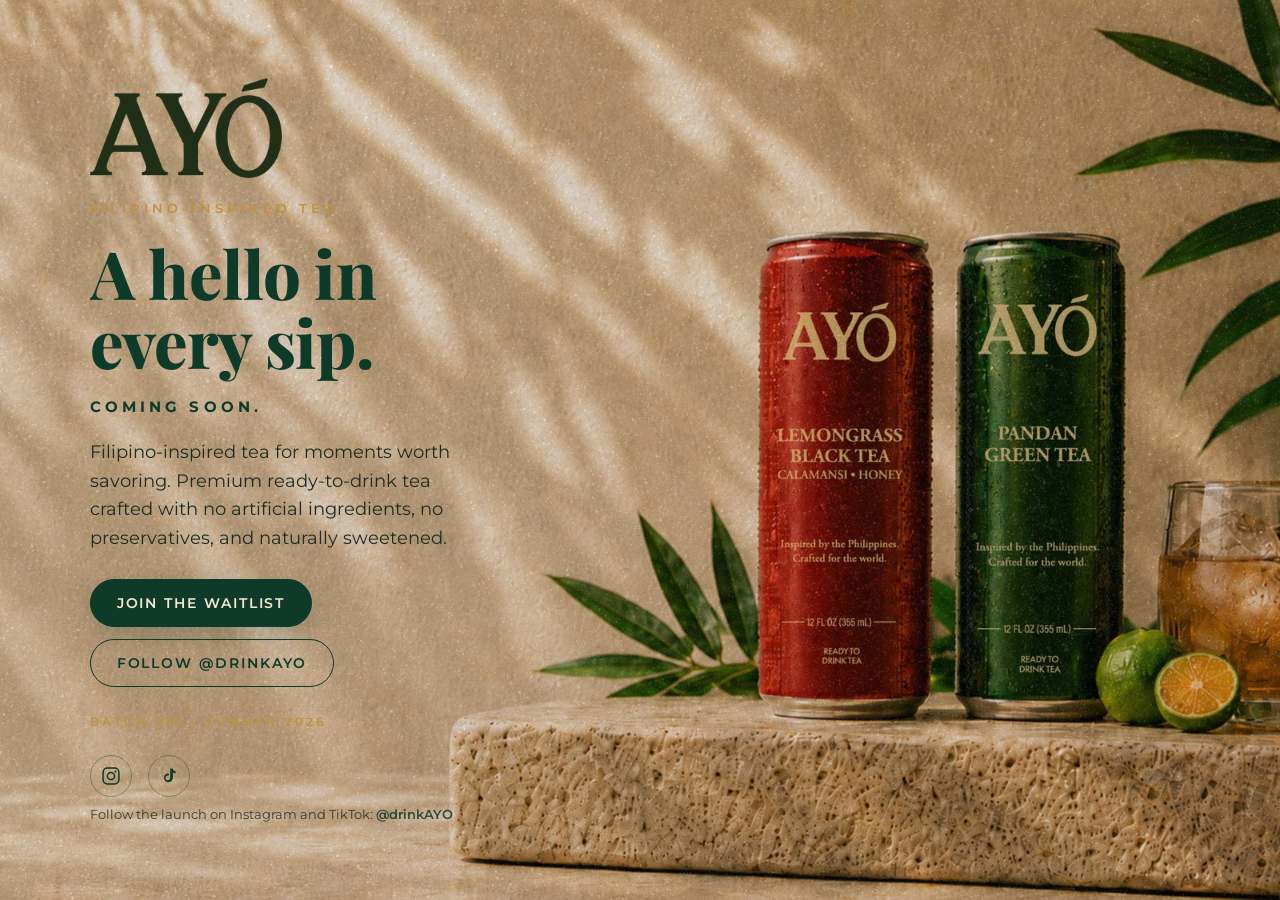
<file: index.html>
<!DOCTYPE html>
<html lang="en">
<head>
<meta charset="UTF-8">
<meta name="viewport" content="width=device-width, initial-scale=1.0">
<title>AYÓ — A hello in every sip</title>
<meta name="description" content="AYÓ — Filipino-inspired tea. A hello in every sip. Premium ready-to-drink tea, naturally sweetened with no artificial ingredients. Coming Summer 2026.">
<link rel="icon" href="assets/favicon.svg" type="image/svg+xml">
<link rel="preconnect" href="https://fonts.googleapis.com">
<link rel="preconnect" href="https://fonts.gstatic.com" crossorigin>
<link href="https://fonts.googleapis.com/css2?family=Montserrat:wght@400;500;600;700&family=Playfair+Display:wght@600;700;800&display=swap" rel="stylesheet">
<style>
  :root{
    --cream:#F4E8D2;
    --cream-deep:#E9DBC0;
    --green:#0E3A29;
    --green-soft:#16382a;
    --gold:#C2913F;
    --ink:#1f2c23;
  }
  *{ margin:0; padding:0; box-sizing:border-box; }
  html{ scroll-behavior:smooth; }
  body{
    font-family:"Montserrat",system-ui,-apple-system,Segoe UI,Roboto,sans-serif;
    color:var(--ink);
    background:var(--cream-deep);
    -webkit-font-smoothing:antialiased;
  }

  /* ---------- Hero page (photo background) ---------- */
  .page{
    position:relative;
    min-height:100svh;
    display:flex;
    flex-direction:column;
    /* Mobile / tablet: cream content panel on top, photo hero band below */
    background:var(--cream);
  }
  /* Vertical product photo shown as a hero band beneath the content on mobile */
  .hero-photo{
    flex:1 1 auto;
    min-height:clamp(300px,46svh,520px);
    background:var(--cream-deep) url("assets/img/bg-mobile.jpg") center / cover no-repeat;
  }

  .content{
    width:100%;
    max-width:clamp(420px,94vw,720px);
    margin:0 auto;
    display:flex;
    flex-direction:column;
    align-items:center;
    text-align:center;
    gap:clamp(14px,2.4vw,20px);
    padding:clamp(26px,7vw,52px) clamp(22px,6vw,44px) clamp(28px,6vw,42px);
  }

  .logo{
    width:clamp(150px,42vw,210px);
    height:auto;
    display:block;
  }

  .eyebrow{
    font-size:clamp(.7rem,2.6vw,.82rem);
    font-weight:600;
    letter-spacing:.32em;
    text-transform:uppercase;
    color:var(--gold);
  }

  .headline{
    font-family:"Playfair Display",Georgia,serif;
    font-weight:800;
    line-height:1.04;
    letter-spacing:-.01em;
    font-size:clamp(2.5rem,11vw,3.4rem);
  }
  /* Animated headline: solid deep-green fill with a slow white shimmer wave */
  .shimmer{
    color:var(--green);
    background-color:var(--green);
  }
  @supports ((-webkit-background-clip:text) or (background-clip:text)){
    .shimmer{
      background-image:
        linear-gradient(100deg, transparent 38%, rgba(255,255,255,.62) 50%, transparent 62%),
        linear-gradient(var(--green),var(--green));
      background-size:230% 100%, 100% 100%;
      background-position:135% 0, 0 0;
      background-repeat:no-repeat;
      -webkit-background-clip:text;
      background-clip:text;
      color:transparent;
      -webkit-text-fill-color:transparent;
      animation:shimmer 5s ease-in-out infinite;
    }
  }
  @keyframes shimmer{
    0%   { background-position:135% 0, 0 0; }
    55%  { background-position:-35% 0, 0 0; }
    100% { background-position:-35% 0, 0 0; }
  }
  @media (prefers-reduced-motion:reduce){
    .shimmer{ animation:none; }
  }

  .coming{
    font-weight:700;
    font-size:clamp(.78rem,2.8vw,.92rem);
    letter-spacing:.28em;
    text-transform:uppercase;
    color:var(--green);
  }

  .lede{
    max-width:46ch;
    font-size:clamp(.95rem,2.7vw,1.05rem);
    line-height:1.6;
    color:var(--ink);
  }

  .cta{
    display:flex;
    flex-direction:column;
    gap:12px;
    width:100%;
    max-width:340px;
    margin-top:4px;
  }

  .btn{
    font-family:inherit;
    font-weight:600;
    font-size:clamp(.78rem,2.6vw,.86rem);
    letter-spacing:.14em;
    text-transform:uppercase;
    padding:15px 26px;
    border-radius:999px;
    border:1.6px solid var(--green);
    cursor:pointer;
    text-decoration:none;
    text-align:center;
    transition:transform .15s ease, background-color .2s ease, color .2s ease, box-shadow .2s ease;
    display:inline-block;
  }
  .btn:hover{ transform:translateY(-2px); }
  .btn-primary{
    background:var(--green);
    color:var(--cream);
    box-shadow:0 8px 22px rgba(14,58,41,.22);
  }
  .btn-primary:hover{ background:var(--green-soft); }
  .btn-ghost{
    background:transparent;
    color:var(--green);
  }
  .btn-ghost:hover{ background:rgba(14,58,41,.07); }

  .batch{
    margin-top:6px;
    font-size:clamp(.66rem,2.4vw,.74rem);
    font-weight:600;
    letter-spacing:.26em;
    text-transform:uppercase;
    color:var(--gold);
  }

  .social{
    display:flex;
    flex-direction:column;
    align-items:center;
    gap:10px;
    margin-top:4px;
  }
  .social-icons{ display:flex; gap:16px; }
  .social-icons a{
    display:inline-flex;
    align-items:center;
    justify-content:center;
    width:42px;
    height:42px;
    border-radius:50%;
    border:1.5px solid rgba(14,58,41,.35);
    color:var(--green);
    transition:background-color .2s ease, color .2s ease, transform .15s ease, border-color .2s ease;
  }
  .social-icons a:hover{
    background:var(--green);
    border-color:var(--green);
    color:var(--cream);
    transform:translateY(-2px);
  }
  .social-icons svg{ width:20px; height:20px; }
  .social-note{
    font-size:clamp(.72rem,2.4vw,.8rem);
    color:var(--ink);
    opacity:.85;
  }
  .social-note b{ color:var(--green); font-weight:600; }

  /* ---------- Desktop / landscape: horizontal photo, content on the left ---------- */
  @media (min-width:900px) and (min-aspect-ratio:1/1){
    .page{
      background:var(--cream-deep) url("assets/img/bg-desktop.jpg") center / cover no-repeat;
      justify-content:center;
      align-items:flex-start;
    }
    .hero-photo{ display:none; }
    .content{
      margin:0;
      max-width:min(46%,560px);
      align-items:flex-start;
      text-align:left;
      gap:clamp(16px,1.8vw,22px);
      padding:clamp(40px,6vh,72px) clamp(48px,7vw,96px);
    }
    .logo{ width:clamp(170px,15vw,220px); }
    .headline{ font-size:clamp(3rem,5.2vw,4.4rem); }
    .lede{ font-size:clamp(1rem,1.4vw,1.12rem); }
    .cta{ flex-direction:row; max-width:none; flex-wrap:wrap; }
    .btn{ width:auto; }
    .social{ align-items:flex-start; }
  }

  /* ---------- Waitlist modal ---------- */
  .modal[hidden]{ display:none; }
  .modal{
    position:fixed;
    inset:0;
    z-index:50;
    display:flex;
    align-items:center;
    justify-content:center;
    padding:24px;
  }
  .modal-overlay{
    position:absolute;
    inset:0;
    background:rgba(8,30,20,.92);
    -webkit-backdrop-filter:blur(4px);
    backdrop-filter:blur(4px);
  }
  .modal-card{
    position:relative;
    width:100%;
    max-width:420px;
    background:var(--cream);
    border-radius:18px;
    padding:clamp(28px,5vw,40px);
    box-shadow:0 30px 70px rgba(0,0,0,.45);
    text-align:center;
    animation:pop .25s ease;
  }
  @keyframes pop{ from{ transform:translateY(12px) scale(.97); opacity:0; } to{ transform:none; opacity:1; } }
  .modal-close{
    position:absolute;
    top:14px;
    right:16px;
    background:none;
    border:none;
    font-size:1.2rem;
    line-height:1;
    color:var(--green);
    cursor:pointer;
    opacity:.7;
  }
  .modal-close:hover{ opacity:1; }
  .modal-card h2{
    font-family:"Playfair Display",Georgia,serif;
    font-weight:700;
    font-size:clamp(1.6rem,5vw,2rem);
    color:var(--green);
    margin-bottom:8px;
  }
  .modal-card p{
    font-size:.92rem;
    line-height:1.55;
    color:var(--ink);
    margin-bottom:18px;
  }
  #waitlist-form{
    display:flex;
    flex-direction:column;
    gap:12px;
  }
  #waitlist-form input{
    font-family:inherit;
    font-size:1rem;
    padding:14px 16px;
    border-radius:10px;
    border:1.5px solid rgba(14,58,41,.3);
    background:#fff;
    color:var(--ink);
  }
  #waitlist-form input:focus{
    outline:none;
    border-color:var(--green);
    box-shadow:0 0 0 3px rgba(14,58,41,.12);
  }
  #waitlist-form .btn{ width:100%; }
  .form-msg{
    min-height:1.2em;
    margin-top:6px;
    margin-bottom:0;
    font-size:.85rem;
    font-weight:600;
  }
  .form-msg--ok{ color:var(--green); }
  .form-msg--err{ color:#9b3b2f; }
</style>
</head>
<body>

  <div class="page">
    <main class="content">
      <img class="logo" src="assets/img/logo.png" alt="AYÓ">
      <p class="eyebrow">Filipino-Inspired Tea</p>
      <h1 class="headline"><span class="shimmer">A hello in<br>every sip.</span></h1>
      <p class="coming">Coming Soon.</p>
      <p class="lede">Filipino-inspired tea for moments worth savoring. Premium ready-to-drink tea crafted with no artificial ingredients, no preservatives, and naturally sweetened.</p>

      <div class="cta">
        <button class="btn btn-primary" id="open-waitlist" type="button">Join the Waitlist</button>
        <a class="btn btn-ghost" href="https://instagram.com/drinkayo" target="_blank" rel="noopener">Follow @drinkAYO</a>
      </div>

      <p class="batch">Batch 001 • Summer 2026</p>

      <div class="social">
        <div class="social-icons">
          <a href="https://instagram.com/drinkayo" target="_blank" rel="noopener" aria-label="AYÓ on Instagram">
            <svg viewBox="0 0 24 24" aria-hidden="true">
              <rect x="2.5" y="2.5" width="19" height="19" rx="5.2" fill="none" stroke="currentColor" stroke-width="1.8"/>
              <circle cx="12" cy="12" r="4.3" fill="none" stroke="currentColor" stroke-width="1.8"/>
              <circle cx="17.4" cy="6.6" r="1.25" fill="currentColor"/>
            </svg>
          </a>
          <a href="https://www.tiktok.com/@drinkayo" target="_blank" rel="noopener" aria-label="AYÓ on TikTok">
            <svg viewBox="0 0 24 24" aria-hidden="true" fill="currentColor">
              <path d="M16.6 3c.28 2.05 1.43 3.28 3.4 3.41v2.37c-1.14.11-2.14-.26-3.31-.96v6.11c0 3.07-2.23 5.66-5.34 5.66-3.01 0-5.45-2.44-5.45-5.45 0-3.16 2.66-5.62 5.81-5.2v2.49c-.36-.11-.74-.17-1.13-.17-1.58 0-2.86 1.28-2.86 2.86s1.28 2.86 2.86 2.86 2.86-1.28 2.86-2.86V3h3.16z"/>
            </svg>
          </a>
        </div>
        <p class="social-note">Follow the launch on Instagram and TikTok: <b>@drinkAYO</b></p>
      </div>
    </main>
    <div class="hero-photo" aria-hidden="true"></div>
  </div>

  <!-- Waitlist modal -->
  <div class="modal" id="waitlist-modal" hidden>
    <div class="modal-overlay" data-close></div>
    <div class="modal-card" role="dialog" aria-modal="true" aria-labelledby="modal-title">
      <button class="modal-close" data-close type="button" aria-label="Close">&#10005;</button>
      <h2 id="modal-title">Join the waitlist</h2>
      <p>Be first to know when AYÓ launches. Batch 001 drops Summer 2026 — we'll send you a hello the moment it's ready.</p>
      <form id="waitlist-form" novalidate>
        <input id="waitlist-email" type="email" name="email" required placeholder="you@email.com" autocomplete="email" aria-label="Email address">
        <button class="btn btn-primary" type="submit">Notify me</button>
      </form>
      <p class="form-msg" id="form-msg" role="status" aria-live="polite"></p>
    </div>
  </div>

  <script src="assets/site.js"></script>
</body>
</html>
</file>
